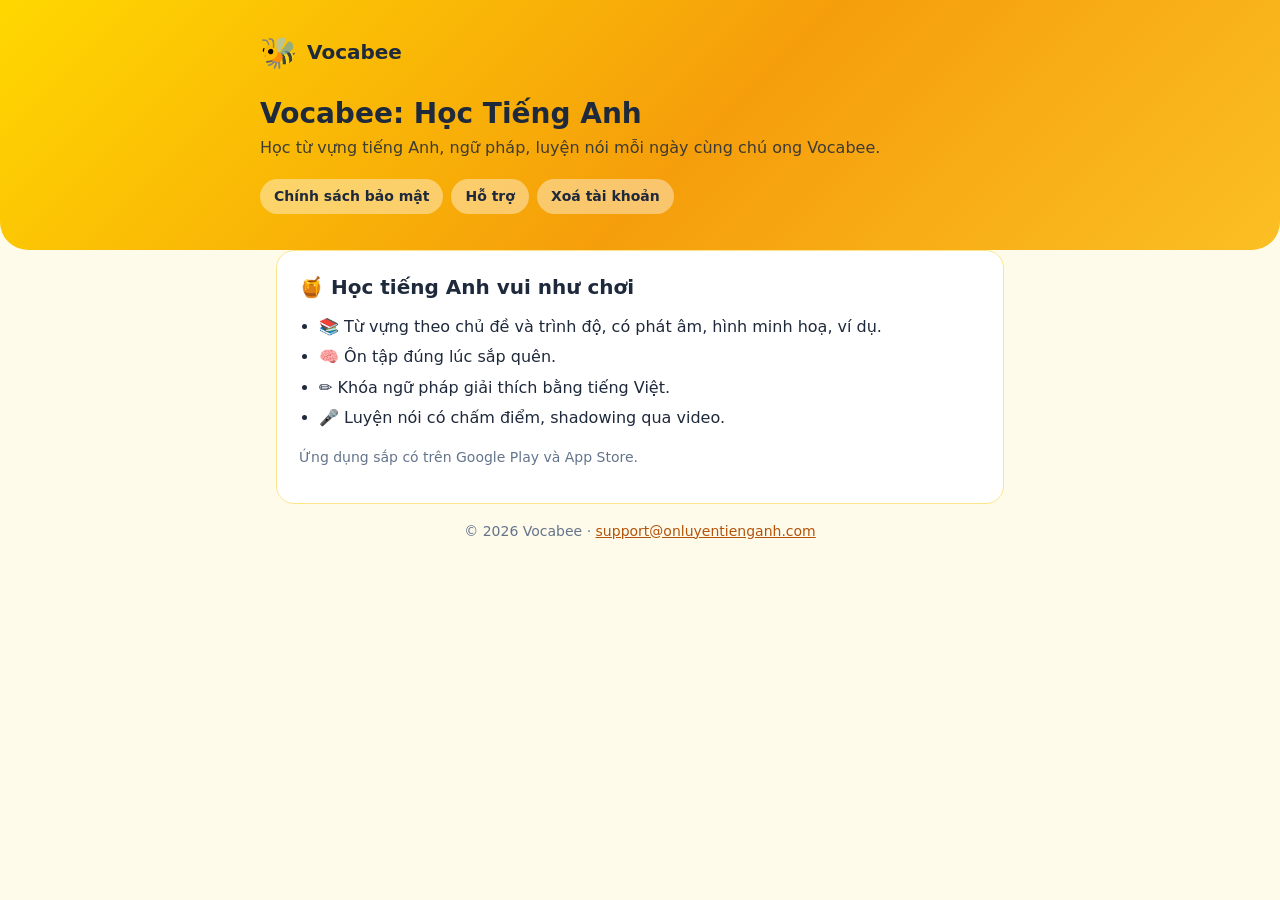
<file: site/index.html>
<!doctype html>
<html lang="vi">
<head>
  <meta charset="utf-8">
  <meta name="viewport" content="width=device-width, initial-scale=1">
  <title>Vocabee – Học Tiếng Anh</title>
  <meta name="description" content="Vocabee: học từ vựng tiếng Anh, ngữ pháp và luyện nói mỗi ngày cùng chú ong chăm chỉ.">
  <link rel="stylesheet" href="style.css">
</head>
<body>
<header>
  <div class="wrap">
    <a class="brand" href="./"><span>🐝</span> Vocabee</a>
    <h1>Vocabee: Học Tiếng Anh</h1>
    <p>Học từ vựng tiếng Anh, ngữ pháp, luyện nói mỗi ngày cùng chú ong Vocabee.</p>
    <nav>
      <a href="privacy/">Chính sách bảo mật</a>
      <a href="support/">Hỗ trợ</a>
      <a href="delete-account/">Xoá tài khoản</a>
    </nav>
  </div>
</header>
<main class="wrap">
  <section class="card">
    <h2>🍯 Học tiếng Anh vui như chơi</h2>
    <ul>
      <li>📚 Từ vựng theo chủ đề và trình độ, có phát âm, hình minh hoạ, ví dụ.</li>
      <li>🧠 Ôn tập đúng lúc sắp quên.</li>
      <li>✏️ Khóa ngữ pháp giải thích bằng tiếng Việt.</li>
      <li>🎤 Luyện nói có chấm điểm, shadowing qua video.</li>
    </ul>
    <p class="muted">Ứng dụng sắp có trên Google Play và App Store.</p>
  </section>
</main>
<footer>© 2026 Vocabee · <a href="support/">support@onluyentienganh.com</a></footer>
</body>
</html>
</file>
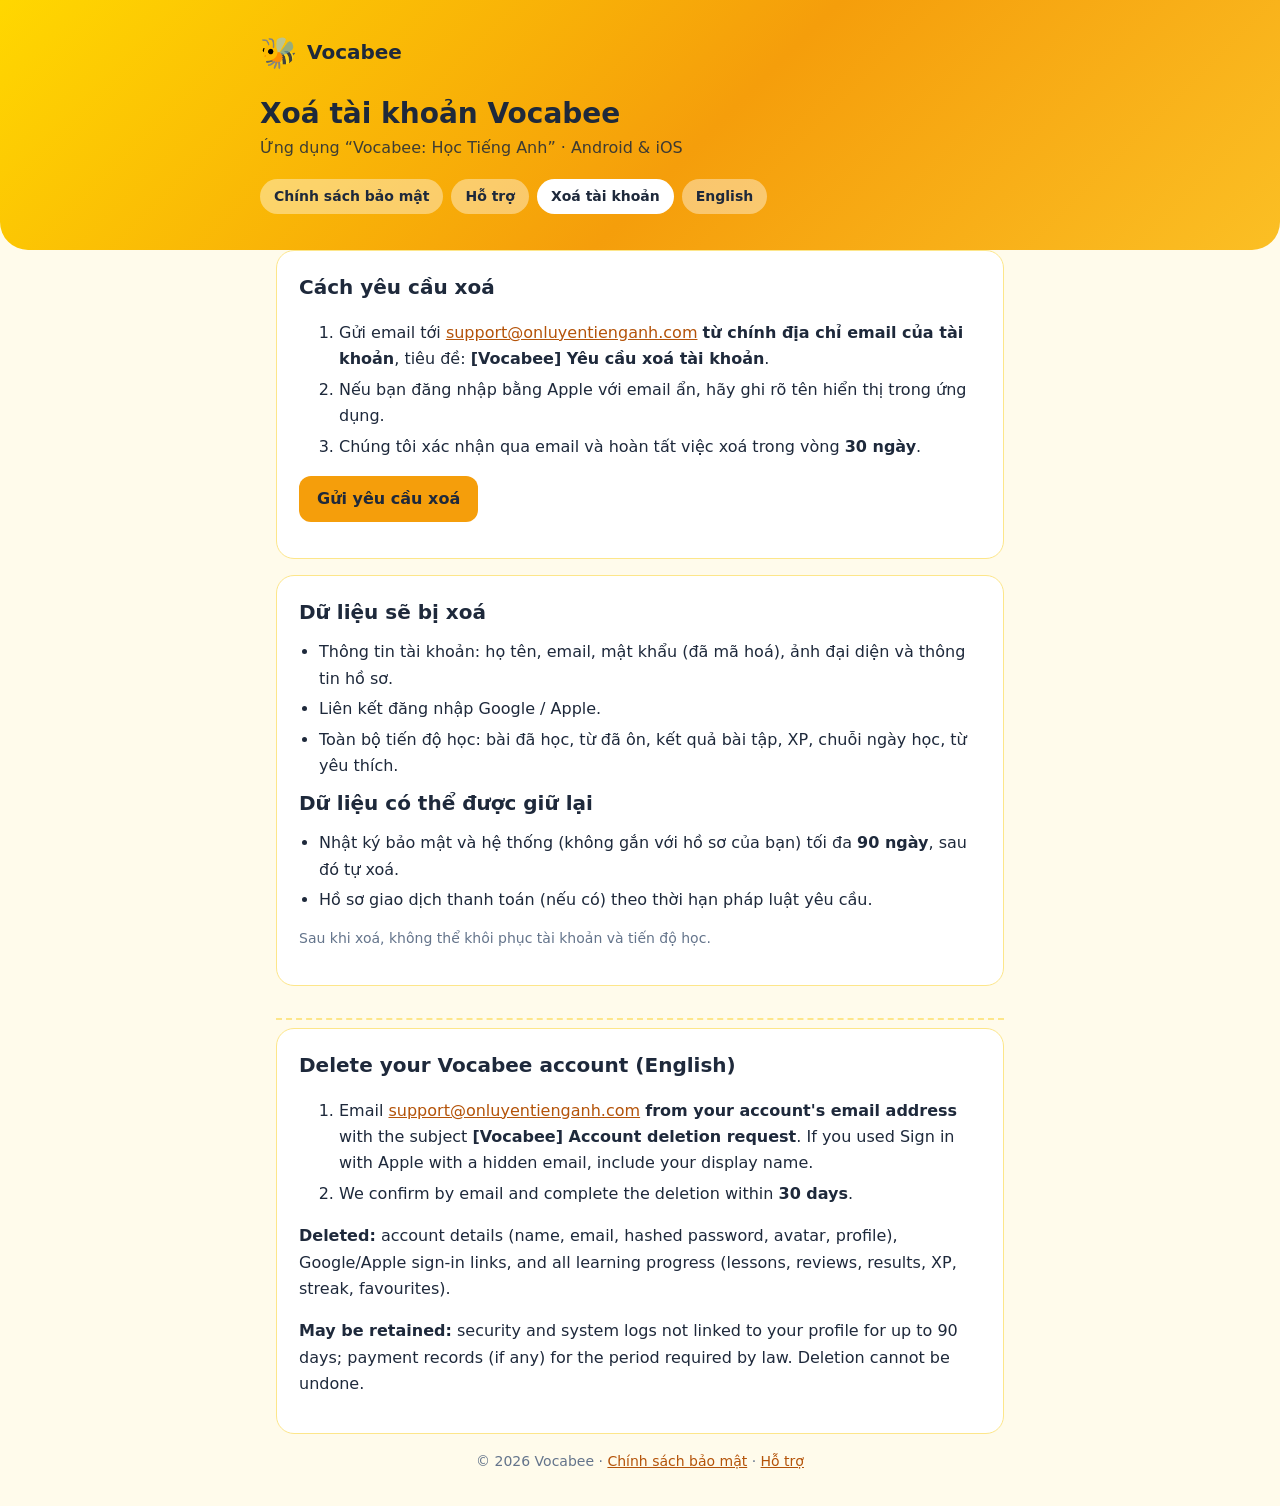
<file: site/delete-account/index.html>
<!doctype html>
<html lang="vi">
<head>
  <meta charset="utf-8">
  <meta name="viewport" content="width=device-width, initial-scale=1">
  <title>Xoá tài khoản – Vocabee</title>
  <meta name="description" content="Hướng dẫn yêu cầu xoá tài khoản và dữ liệu của ứng dụng Vocabee: Học Tiếng Anh.">
  <link rel="stylesheet" href="../style.css">
</head>
<body>
<header>
  <div class="wrap">
    <a class="brand" href="../"><span>🐝</span> Vocabee</a>
    <h1>Xoá tài khoản Vocabee</h1>
    <p>Ứng dụng “Vocabee: Học Tiếng Anh” · Android &amp; iOS</p>
    <nav>
      <a href="../privacy/">Chính sách bảo mật</a>
      <a href="../support/">Hỗ trợ</a>
      <a href="../delete-account/" aria-current="page">Xoá tài khoản</a>
      <a href="#english">English</a>
    </nav>
  </div>
</header>

<main class="wrap">
  <section class="card">
    <h2>Cách yêu cầu xoá</h2>
    <ol>
      <li>Gửi email tới <a href="mailto:support@onluyentienganh.com?subject=%5BVocabee%5D%20Y%C3%AAu%20c%E1%BA%A7u%20xo%C3%A1%20t%C3%A0i%20kho%E1%BA%A3n">support@onluyentienganh.com</a> <b>từ chính địa chỉ email của tài khoản</b>, tiêu đề: <b>[Vocabee] Yêu cầu xoá tài khoản</b>.</li>
      <li>Nếu bạn đăng nhập bằng Apple với email ẩn, hãy ghi rõ tên hiển thị trong ứng dụng.</li>
      <li>Chúng tôi xác nhận qua email và hoàn tất việc xoá trong vòng <b>30 ngày</b>.</li>
    </ol>
    <p><a class="btn" href="mailto:support@onluyentienganh.com?subject=%5BVocabee%5D%20Y%C3%AAu%20c%E1%BA%A7u%20xo%C3%A1%20t%C3%A0i%20kho%E1%BA%A3n">Gửi yêu cầu xoá</a></p>
  </section>

  <section class="card">
    <h2>Dữ liệu sẽ bị xoá</h2>
    <ul>
      <li>Thông tin tài khoản: họ tên, email, mật khẩu (đã mã hoá), ảnh đại diện và thông tin hồ sơ.</li>
      <li>Liên kết đăng nhập Google / Apple.</li>
      <li>Toàn bộ tiến độ học: bài đã học, từ đã ôn, kết quả bài tập, XP, chuỗi ngày học, từ yêu thích.</li>
    </ul>
    <h2>Dữ liệu có thể được giữ lại</h2>
    <ul>
      <li>Nhật ký bảo mật và hệ thống (không gắn với hồ sơ của bạn) tối đa <b>90 ngày</b>, sau đó tự xoá.</li>
      <li>Hồ sơ giao dịch thanh toán (nếu có) theo thời hạn pháp luật yêu cầu.</li>
    </ul>
    <p class="muted">Sau khi xoá, không thể khôi phục tài khoản và tiến độ học.</p>
  </section>

  <div class="lang" id="english">
    <section class="card">
      <h2>Delete your Vocabee account (English)</h2>
      <ol>
        <li>Email <a href="mailto:support@onluyentienganh.com?subject=%5BVocabee%5D%20Account%20deletion%20request">support@onluyentienganh.com</a> <b>from your account's email address</b> with the subject <b>[Vocabee] Account deletion request</b>. If you used Sign in with Apple with a hidden email, include your display name.</li>
        <li>We confirm by email and complete the deletion within <b>30 days</b>.</li>
      </ol>
      <p><b>Deleted:</b> account details (name, email, hashed password, avatar, profile), Google/Apple sign-in links, and all learning progress (lessons, reviews, results, XP, streak, favourites).</p>
      <p><b>May be retained:</b> security and system logs not linked to your profile for up to 90 days; payment records (if any) for the period required by law. Deletion cannot be undone.</p>
    </section>
  </div>
</main>

<footer>© 2026 Vocabee · <a href="../privacy/">Chính sách bảo mật</a> · <a href="../support/">Hỗ trợ</a></footer>
</body>
</html>
</file>
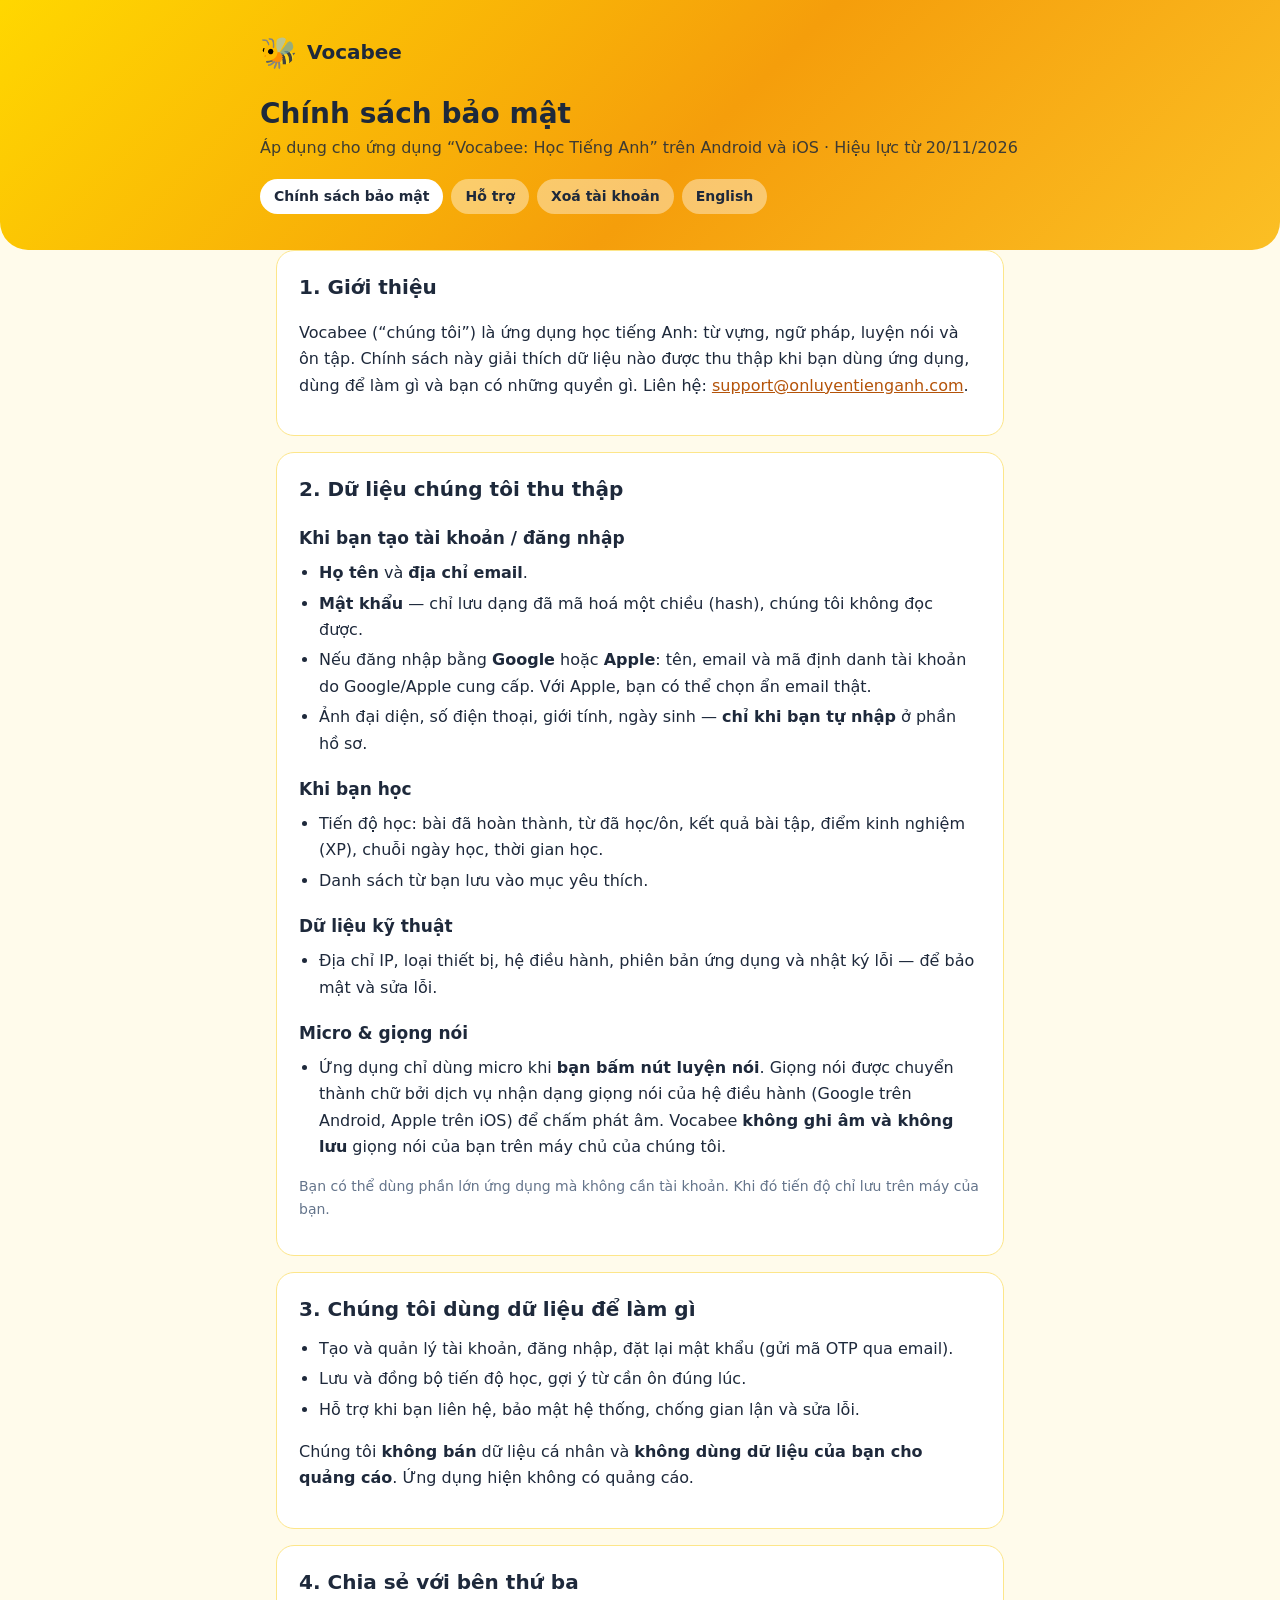
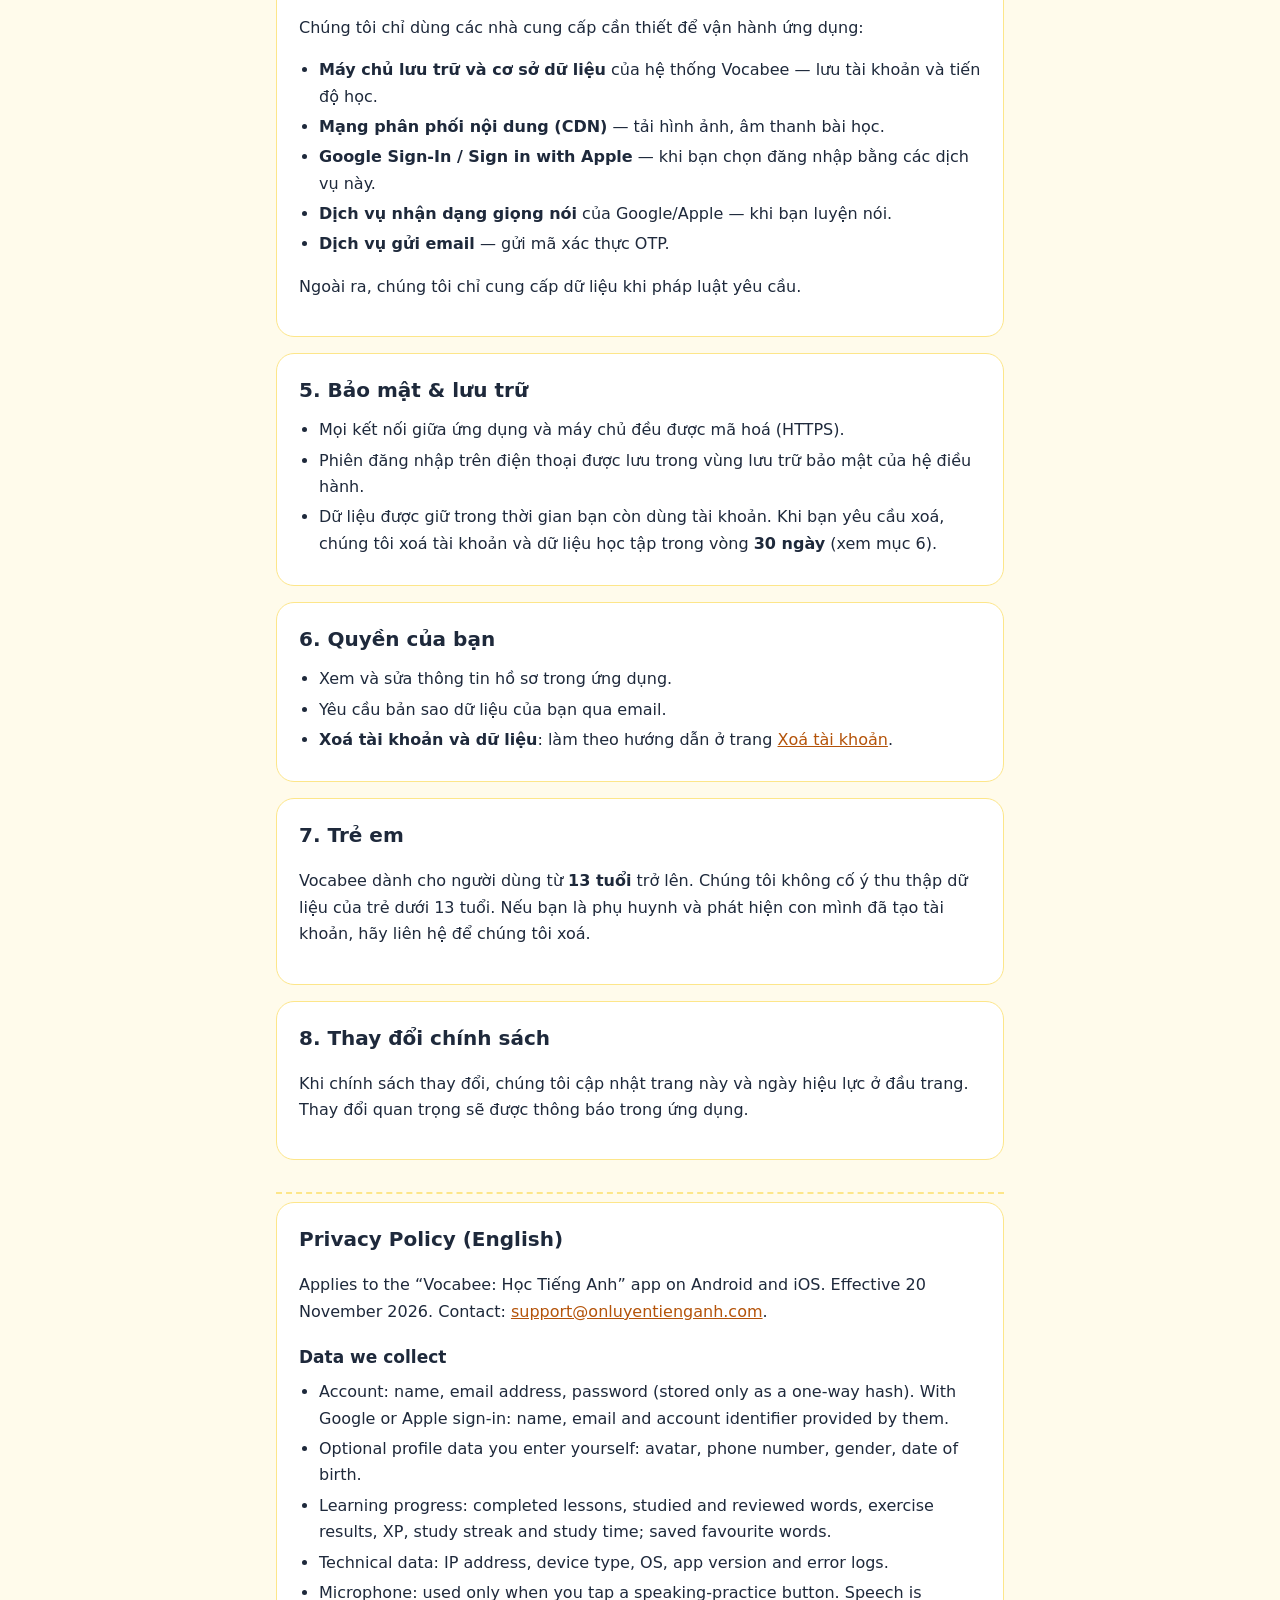
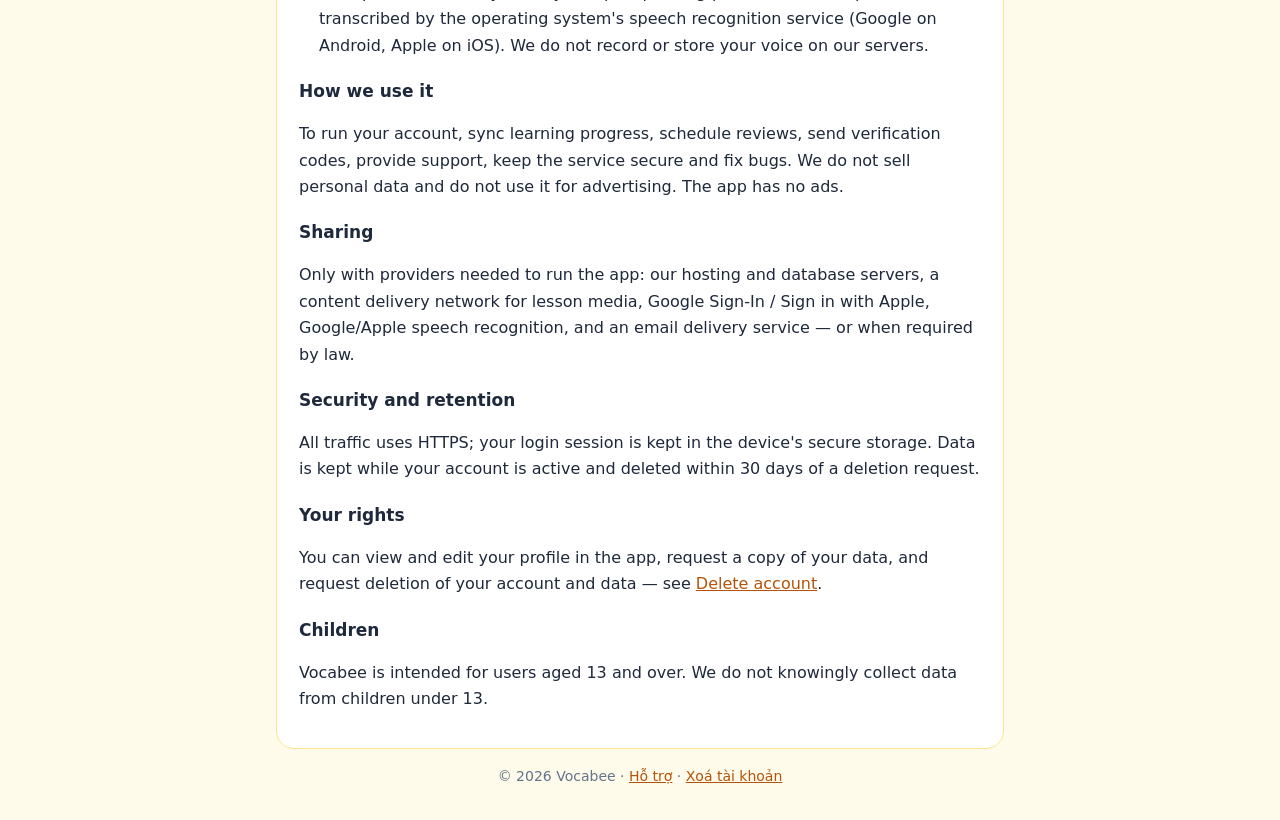
<file: site/privacy/index.html>
<!doctype html>
<html lang="vi">
<head>
  <meta charset="utf-8">
  <meta name="viewport" content="width=device-width, initial-scale=1">
  <title>Chính sách bảo mật – Vocabee</title>
  <meta name="description" content="Chính sách bảo mật của ứng dụng Vocabee: Học Tiếng Anh.">
  <link rel="stylesheet" href="../style.css">
</head>
<body>
<header>
  <div class="wrap">
    <a class="brand" href="../"><span>🐝</span> Vocabee</a>
    <h1>Chính sách bảo mật</h1>
    <p>Áp dụng cho ứng dụng “Vocabee: Học Tiếng Anh” trên Android và iOS · Hiệu lực từ 20/11/2026</p>
    <nav>
      <a href="../privacy/" aria-current="page">Chính sách bảo mật</a>
      <a href="../support/">Hỗ trợ</a>
      <a href="../delete-account/">Xoá tài khoản</a>
      <a href="#english">English</a>
    </nav>
  </div>
</header>

<main class="wrap">
  <section class="card">
    <h2>1. Giới thiệu</h2>
    <p>Vocabee (“chúng tôi”) là ứng dụng học tiếng Anh: từ vựng, ngữ pháp, luyện nói và ôn tập. Chính sách này giải thích dữ liệu nào được thu thập khi bạn dùng ứng dụng, dùng để làm gì và bạn có những quyền gì. Liên hệ: <a href="mailto:support@onluyentienganh.com">support@onluyentienganh.com</a>.</p>
  </section>

  <section class="card">
    <h2>2. Dữ liệu chúng tôi thu thập</h2>
    <h3>Khi bạn tạo tài khoản / đăng nhập</h3>
    <ul>
      <li><b>Họ tên</b> và <b>địa chỉ email</b>.</li>
      <li><b>Mật khẩu</b> — chỉ lưu dạng đã mã hoá một chiều (hash), chúng tôi không đọc được.</li>
      <li>Nếu đăng nhập bằng <b>Google</b> hoặc <b>Apple</b>: tên, email và mã định danh tài khoản do Google/Apple cung cấp. Với Apple, bạn có thể chọn ẩn email thật.</li>
      <li>Ảnh đại diện, số điện thoại, giới tính, ngày sinh — <b>chỉ khi bạn tự nhập</b> ở phần hồ sơ.</li>
    </ul>
    <h3>Khi bạn học</h3>
    <ul>
      <li>Tiến độ học: bài đã hoàn thành, từ đã học/ôn, kết quả bài tập, điểm kinh nghiệm (XP), chuỗi ngày học, thời gian học.</li>
      <li>Danh sách từ bạn lưu vào mục yêu thích.</li>
    </ul>
    <h3>Dữ liệu kỹ thuật</h3>
    <ul>
      <li>Địa chỉ IP, loại thiết bị, hệ điều hành, phiên bản ứng dụng và nhật ký lỗi — để bảo mật và sửa lỗi.</li>
    </ul>
    <h3>Micro &amp; giọng nói</h3>
    <ul>
      <li>Ứng dụng chỉ dùng micro khi <b>bạn bấm nút luyện nói</b>. Giọng nói được chuyển thành chữ bởi dịch vụ nhận dạng giọng nói của hệ điều hành (Google trên Android, Apple trên iOS) để chấm phát âm. Vocabee <b>không ghi âm và không lưu</b> giọng nói của bạn trên máy chủ của chúng tôi.</li>
    </ul>
    <p class="muted">Bạn có thể dùng phần lớn ứng dụng mà không cần tài khoản. Khi đó tiến độ chỉ lưu trên máy của bạn.</p>
  </section>

  <section class="card">
    <h2>3. Chúng tôi dùng dữ liệu để làm gì</h2>
    <ul>
      <li>Tạo và quản lý tài khoản, đăng nhập, đặt lại mật khẩu (gửi mã OTP qua email).</li>
      <li>Lưu và đồng bộ tiến độ học, gợi ý từ cần ôn đúng lúc.</li>
      <li>Hỗ trợ khi bạn liên hệ, bảo mật hệ thống, chống gian lận và sửa lỗi.</li>
    </ul>
    <p>Chúng tôi <b>không bán</b> dữ liệu cá nhân và <b>không dùng dữ liệu của bạn cho quảng cáo</b>. Ứng dụng hiện không có quảng cáo.</p>
  </section>

  <section class="card">
    <h2>4. Chia sẻ với bên thứ ba</h2>
    <p>Chúng tôi chỉ dùng các nhà cung cấp cần thiết để vận hành ứng dụng:</p>
    <ul>
      <li><b>Máy chủ lưu trữ và cơ sở dữ liệu</b> của hệ thống Vocabee — lưu tài khoản và tiến độ học.</li>
      <li><b>Mạng phân phối nội dung (CDN)</b> — tải hình ảnh, âm thanh bài học.</li>
      <li><b>Google Sign-In / Sign in with Apple</b> — khi bạn chọn đăng nhập bằng các dịch vụ này.</li>
      <li><b>Dịch vụ nhận dạng giọng nói</b> của Google/Apple — khi bạn luyện nói.</li>
      <li><b>Dịch vụ gửi email</b> — gửi mã xác thực OTP.</li>
    </ul>
    <p>Ngoài ra, chúng tôi chỉ cung cấp dữ liệu khi pháp luật yêu cầu.</p>
  </section>

  <section class="card">
    <h2>5. Bảo mật &amp; lưu trữ</h2>
    <ul>
      <li>Mọi kết nối giữa ứng dụng và máy chủ đều được mã hoá (HTTPS).</li>
      <li>Phiên đăng nhập trên điện thoại được lưu trong vùng lưu trữ bảo mật của hệ điều hành.</li>
      <li>Dữ liệu được giữ trong thời gian bạn còn dùng tài khoản. Khi bạn yêu cầu xoá, chúng tôi xoá tài khoản và dữ liệu học tập trong vòng <b>30 ngày</b> (xem mục 6).</li>
    </ul>
  </section>

  <section class="card">
    <h2>6. Quyền của bạn</h2>
    <ul>
      <li>Xem và sửa thông tin hồ sơ trong ứng dụng.</li>
      <li>Yêu cầu bản sao dữ liệu của bạn qua email.</li>
      <li><b>Xoá tài khoản và dữ liệu</b>: làm theo hướng dẫn ở trang <a href="../delete-account/">Xoá tài khoản</a>.</li>
    </ul>
  </section>

  <section class="card">
    <h2>7. Trẻ em</h2>
    <p>Vocabee dành cho người dùng từ <b>13 tuổi</b> trở lên. Chúng tôi không cố ý thu thập dữ liệu của trẻ dưới 13 tuổi. Nếu bạn là phụ huynh và phát hiện con mình đã tạo tài khoản, hãy liên hệ để chúng tôi xoá.</p>
  </section>

  <section class="card">
    <h2>8. Thay đổi chính sách</h2>
    <p>Khi chính sách thay đổi, chúng tôi cập nhật trang này và ngày hiệu lực ở đầu trang. Thay đổi quan trọng sẽ được thông báo trong ứng dụng.</p>
  </section>

  <div class="lang" id="english">
    <section class="card">
      <h2>Privacy Policy (English)</h2>
      <p>Applies to the “Vocabee: Học Tiếng Anh” app on Android and iOS. Effective 20 November 2026. Contact: <a href="mailto:support@onluyentienganh.com">support@onluyentienganh.com</a>.</p>
      <h3>Data we collect</h3>
      <ul>
        <li>Account: name, email address, password (stored only as a one-way hash). With Google or Apple sign-in: name, email and account identifier provided by them.</li>
        <li>Optional profile data you enter yourself: avatar, phone number, gender, date of birth.</li>
        <li>Learning progress: completed lessons, studied and reviewed words, exercise results, XP, study streak and study time; saved favourite words.</li>
        <li>Technical data: IP address, device type, OS, app version and error logs.</li>
        <li>Microphone: used only when you tap a speaking-practice button. Speech is transcribed by the operating system's speech recognition service (Google on Android, Apple on iOS). We do not record or store your voice on our servers.</li>
      </ul>
      <h3>How we use it</h3>
      <p>To run your account, sync learning progress, schedule reviews, send verification codes, provide support, keep the service secure and fix bugs. We do not sell personal data and do not use it for advertising. The app has no ads.</p>
      <h3>Sharing</h3>
      <p>Only with providers needed to run the app: our hosting and database servers, a content delivery network for lesson media, Google Sign-In / Sign in with Apple, Google/Apple speech recognition, and an email delivery service — or when required by law.</p>
      <h3>Security and retention</h3>
      <p>All traffic uses HTTPS; your login session is kept in the device's secure storage. Data is kept while your account is active and deleted within 30 days of a deletion request.</p>
      <h3>Your rights</h3>
      <p>You can view and edit your profile in the app, request a copy of your data, and request deletion of your account and data — see <a href="../delete-account/">Delete account</a>.</p>
      <h3>Children</h3>
      <p>Vocabee is intended for users aged 13 and over. We do not knowingly collect data from children under 13.</p>
    </section>
  </div>
</main>

<footer>© 2026 Vocabee · <a href="../support/">Hỗ trợ</a> · <a href="../delete-account/">Xoá tài khoản</a></footer>
</body>
</html>
</file>
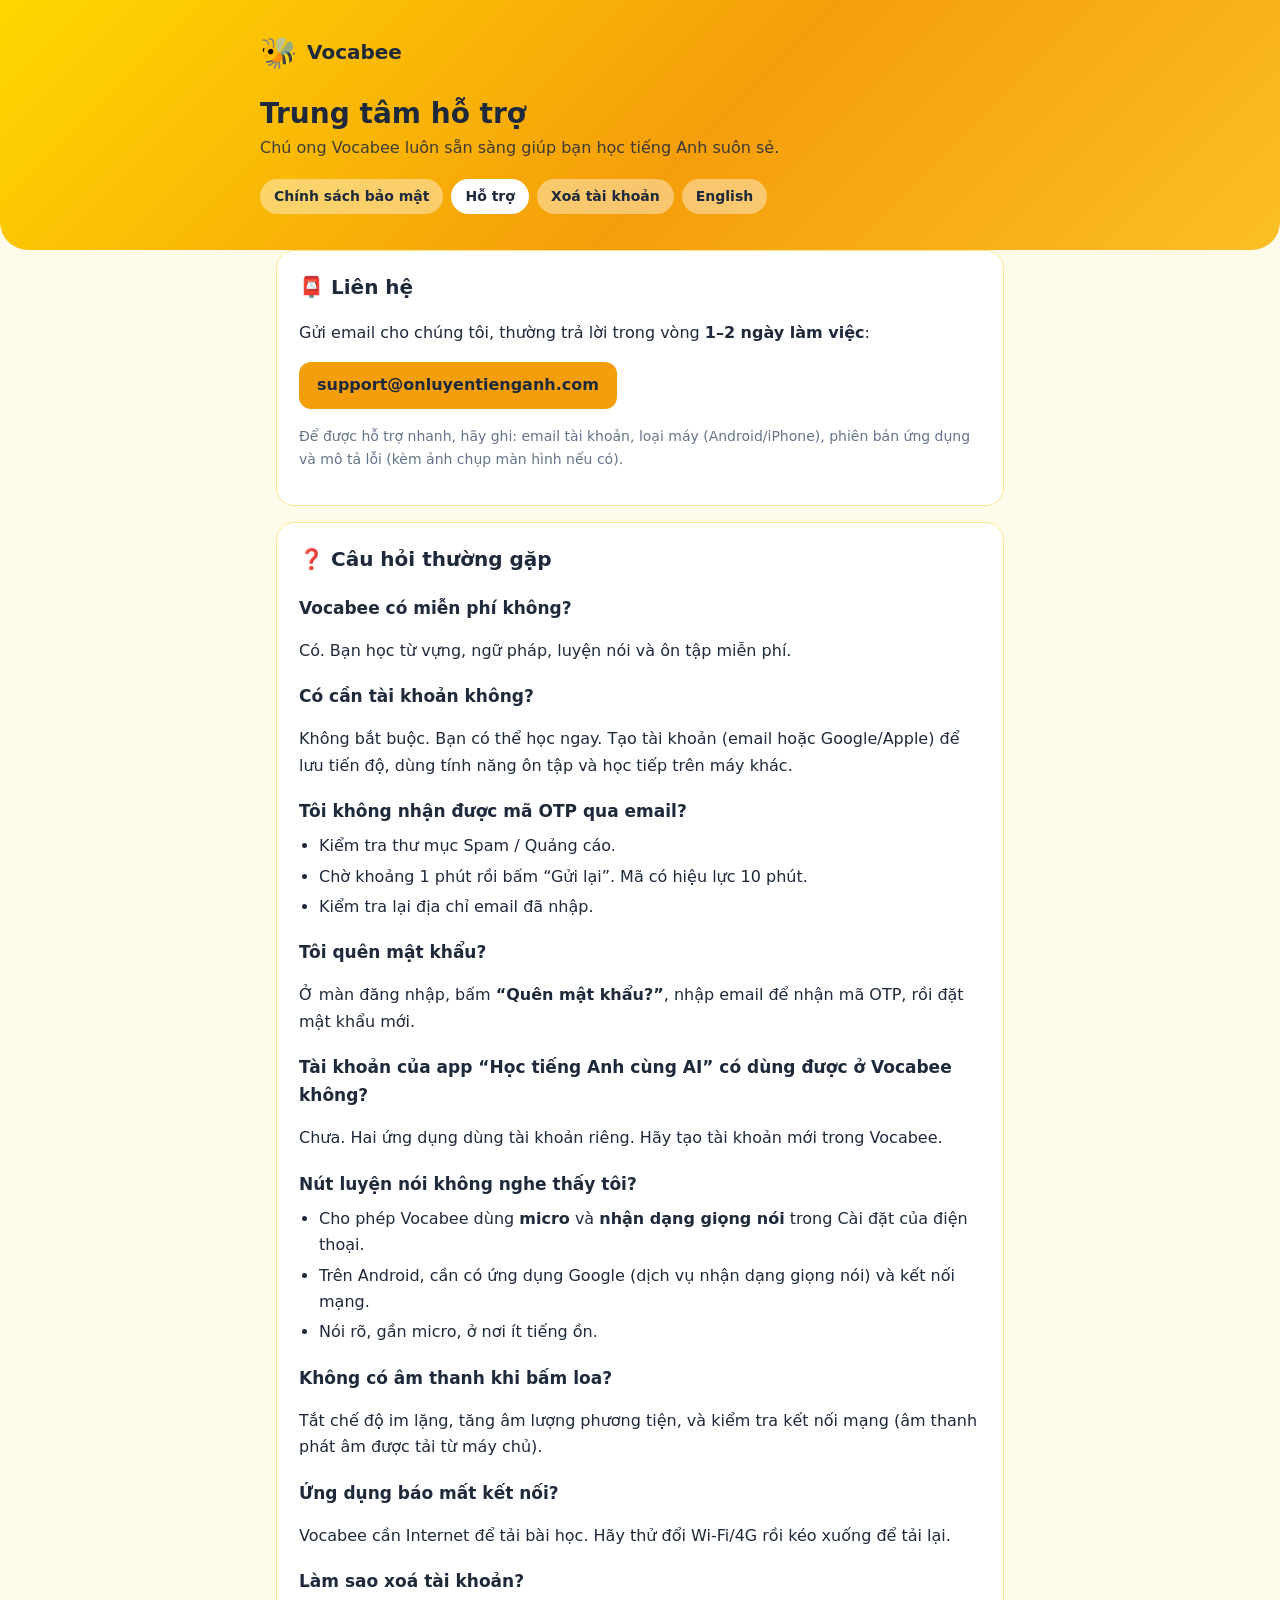
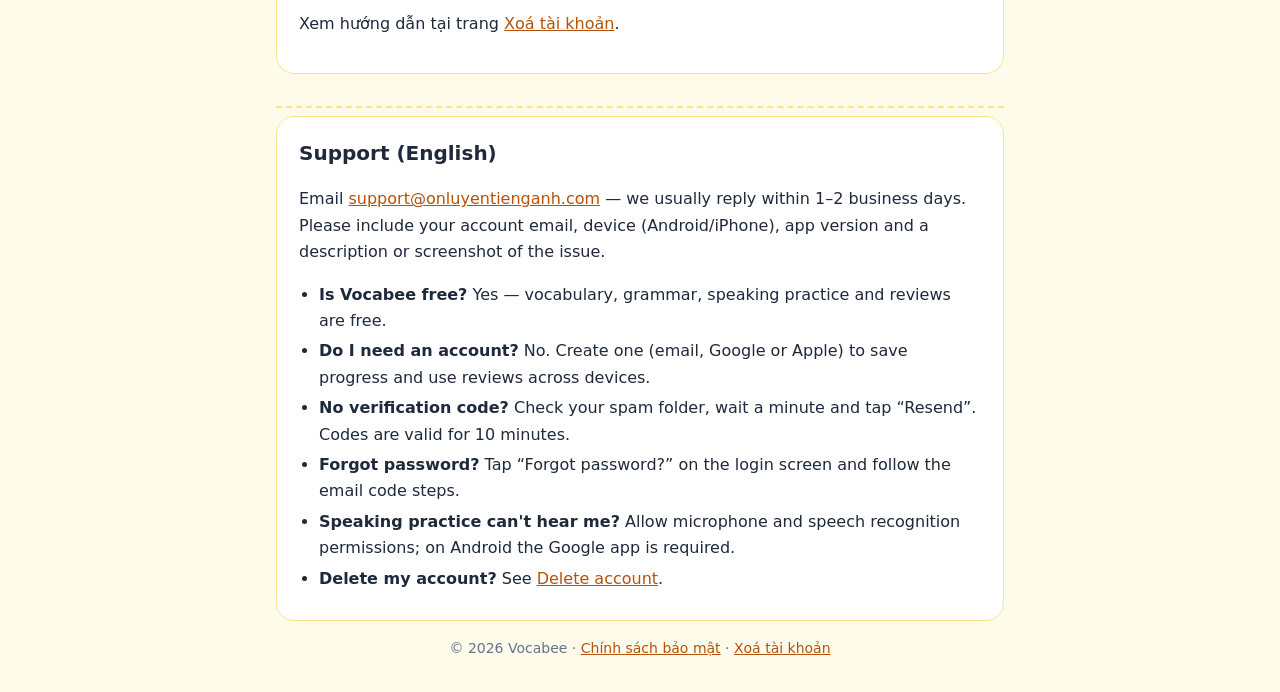
<file: site/support/index.html>
<!doctype html>
<html lang="vi">
<head>
  <meta charset="utf-8">
  <meta name="viewport" content="width=device-width, initial-scale=1">
  <title>Hỗ trợ – Vocabee</title>
  <meta name="description" content="Trung tâm hỗ trợ ứng dụng Vocabee: Học Tiếng Anh — câu hỏi thường gặp và liên hệ.">
  <link rel="stylesheet" href="../style.css">
</head>
<body>
<header>
  <div class="wrap">
    <a class="brand" href="../"><span>🐝</span> Vocabee</a>
    <h1>Trung tâm hỗ trợ</h1>
    <p>Chú ong Vocabee luôn sẵn sàng giúp bạn học tiếng Anh suôn sẻ.</p>
    <nav>
      <a href="../privacy/">Chính sách bảo mật</a>
      <a href="../support/" aria-current="page">Hỗ trợ</a>
      <a href="../delete-account/">Xoá tài khoản</a>
      <a href="#english">English</a>
    </nav>
  </div>
</header>

<main class="wrap">
  <section class="card">
    <h2>📮 Liên hệ</h2>
    <p>Gửi email cho chúng tôi, thường trả lời trong vòng <b>1–2 ngày làm việc</b>:</p>
    <p><a class="btn" href="mailto:support@onluyentienganh.com?subject=%5BVocabee%5D%20H%E1%BB%97%20tr%E1%BB%A3">support@onluyentienganh.com</a></p>
    <p class="muted">Để được hỗ trợ nhanh, hãy ghi: email tài khoản, loại máy (Android/iPhone), phiên bản ứng dụng và mô tả lỗi (kèm ảnh chụp màn hình nếu có).</p>
  </section>

  <section class="card">
    <h2>❓ Câu hỏi thường gặp</h2>

    <h3>Vocabee có miễn phí không?</h3>
    <p>Có. Bạn học từ vựng, ngữ pháp, luyện nói và ôn tập miễn phí.</p>

    <h3>Có cần tài khoản không?</h3>
    <p>Không bắt buộc. Bạn có thể học ngay. Tạo tài khoản (email hoặc Google/Apple) để lưu tiến độ, dùng tính năng ôn tập và học tiếp trên máy khác.</p>

    <h3>Tôi không nhận được mã OTP qua email?</h3>
    <ul>
      <li>Kiểm tra thư mục Spam / Quảng cáo.</li>
      <li>Chờ khoảng 1 phút rồi bấm “Gửi lại”. Mã có hiệu lực 10 phút.</li>
      <li>Kiểm tra lại địa chỉ email đã nhập.</li>
    </ul>

    <h3>Tôi quên mật khẩu?</h3>
    <p>Ở màn đăng nhập, bấm <b>“Quên mật khẩu?”</b>, nhập email để nhận mã OTP, rồi đặt mật khẩu mới.</p>

    <h3>Tài khoản của app “Học tiếng Anh cùng AI” có dùng được ở Vocabee không?</h3>
    <p>Chưa. Hai ứng dụng dùng tài khoản riêng. Hãy tạo tài khoản mới trong Vocabee.</p>

    <h3>Nút luyện nói không nghe thấy tôi?</h3>
    <ul>
      <li>Cho phép Vocabee dùng <b>micro</b> và <b>nhận dạng giọng nói</b> trong Cài đặt của điện thoại.</li>
      <li>Trên Android, cần có ứng dụng Google (dịch vụ nhận dạng giọng nói) và kết nối mạng.</li>
      <li>Nói rõ, gần micro, ở nơi ít tiếng ồn.</li>
    </ul>

    <h3>Không có âm thanh khi bấm loa?</h3>
    <p>Tắt chế độ im lặng, tăng âm lượng phương tiện, và kiểm tra kết nối mạng (âm thanh phát âm được tải từ máy chủ).</p>

    <h3>Ứng dụng báo mất kết nối?</h3>
    <p>Vocabee cần Internet để tải bài học. Hãy thử đổi Wi-Fi/4G rồi kéo xuống để tải lại.</p>

    <h3>Làm sao xoá tài khoản?</h3>
    <p>Xem hướng dẫn tại trang <a href="../delete-account/">Xoá tài khoản</a>.</p>
  </section>

  <div class="lang" id="english">
    <section class="card">
      <h2>Support (English)</h2>
      <p>Email <a href="mailto:support@onluyentienganh.com?subject=%5BVocabee%5D%20Support">support@onluyentienganh.com</a> — we usually reply within 1–2 business days. Please include your account email, device (Android/iPhone), app version and a description or screenshot of the issue.</p>
      <ul>
        <li><b>Is Vocabee free?</b> Yes — vocabulary, grammar, speaking practice and reviews are free.</li>
        <li><b>Do I need an account?</b> No. Create one (email, Google or Apple) to save progress and use reviews across devices.</li>
        <li><b>No verification code?</b> Check your spam folder, wait a minute and tap “Resend”. Codes are valid for 10 minutes.</li>
        <li><b>Forgot password?</b> Tap “Forgot password?” on the login screen and follow the email code steps.</li>
        <li><b>Speaking practice can't hear me?</b> Allow microphone and speech recognition permissions; on Android the Google app is required.</li>
        <li><b>Delete my account?</b> See <a href="../delete-account/">Delete account</a>.</li>
      </ul>
    </section>
  </div>
</main>

<footer>© 2026 Vocabee · <a href="../privacy/">Chính sách bảo mật</a> · <a href="../delete-account/">Xoá tài khoản</a></footer>
</body>
</html>
</file>
<file: site/style.css>
:root {
  --bg: #fffbeb;
  --card: #ffffff;
  --text: #1e293b;
  --muted: #64748b;
  --primary: #f59e0b;
  --primary-dark: #b45309;
  --border: #fde68a;
}
@media (prefers-color-scheme: dark) {
  :root {
    --bg: #0f172a;
    --card: #1e293b;
    --text: #f1f5f9;
    --muted: #94a3b8;
    --primary: #fbbf24;
    --primary-dark: #fcd34d;
    --border: #334155;
  }
}
* { box-sizing: border-box; }
body {
  margin: 0;
  background: var(--bg);
  color: var(--text);
  font: 16px/1.65 system-ui, -apple-system, "Segoe UI", Roboto, sans-serif;
}
header {
  background: linear-gradient(135deg, #ffd700, #f59e0b 55%, #fbbf24);
  color: #1e293b;
  padding: 28px 16px 36px;
  border-radius: 0 0 28px 28px;
}
.wrap { max-width: 760px; margin: 0 auto; padding: 0 16px; }
header .wrap { padding: 0; }
.brand { display: flex; align-items: center; gap: 10px; font-weight: 800; font-size: 20px; text-decoration: none; color: inherit; }
.brand span { font-size: 30px; }
header h1 { margin: 18px 0 4px; font-size: 28px; line-height: 1.25; }
header p { margin: 0; opacity: 0.85; }
nav { display: flex; flex-wrap: wrap; gap: 8px; margin-top: 18px; }
nav a {
  background: #ffffff66;
  color: #1e293b;
  padding: 6px 14px;
  border-radius: 999px;
  text-decoration: none;
  font-weight: 600;
  font-size: 14px;
}
nav a[aria-current="page"] { background: #ffffff; }
main { padding: 24px 0 48px; }
section.card {
  background: var(--card);
  border: 1px solid var(--border);
  border-radius: 18px;
  padding: 20px 22px;
  margin-bottom: 16px;
}
h2 { margin: 0 0 10px; font-size: 20px; }
h3 { margin: 18px 0 6px; font-size: 17px; }
ul { padding-left: 20px; margin: 8px 0; }
li { margin: 4px 0; }
a { color: var(--primary-dark); }
.muted { color: var(--muted); font-size: 14px; }
.btn {
  display: inline-block;
  background: var(--primary);
  color: #1e293b;
  font-weight: 700;
  padding: 10px 18px;
  border-radius: 12px;
  text-decoration: none;
}
.lang { border-top: 2px dashed var(--border); margin-top: 32px; padding-top: 8px; }
footer { text-align: center; padding: 0 16px 32px; color: var(--muted); font-size: 14px; }
</file>
